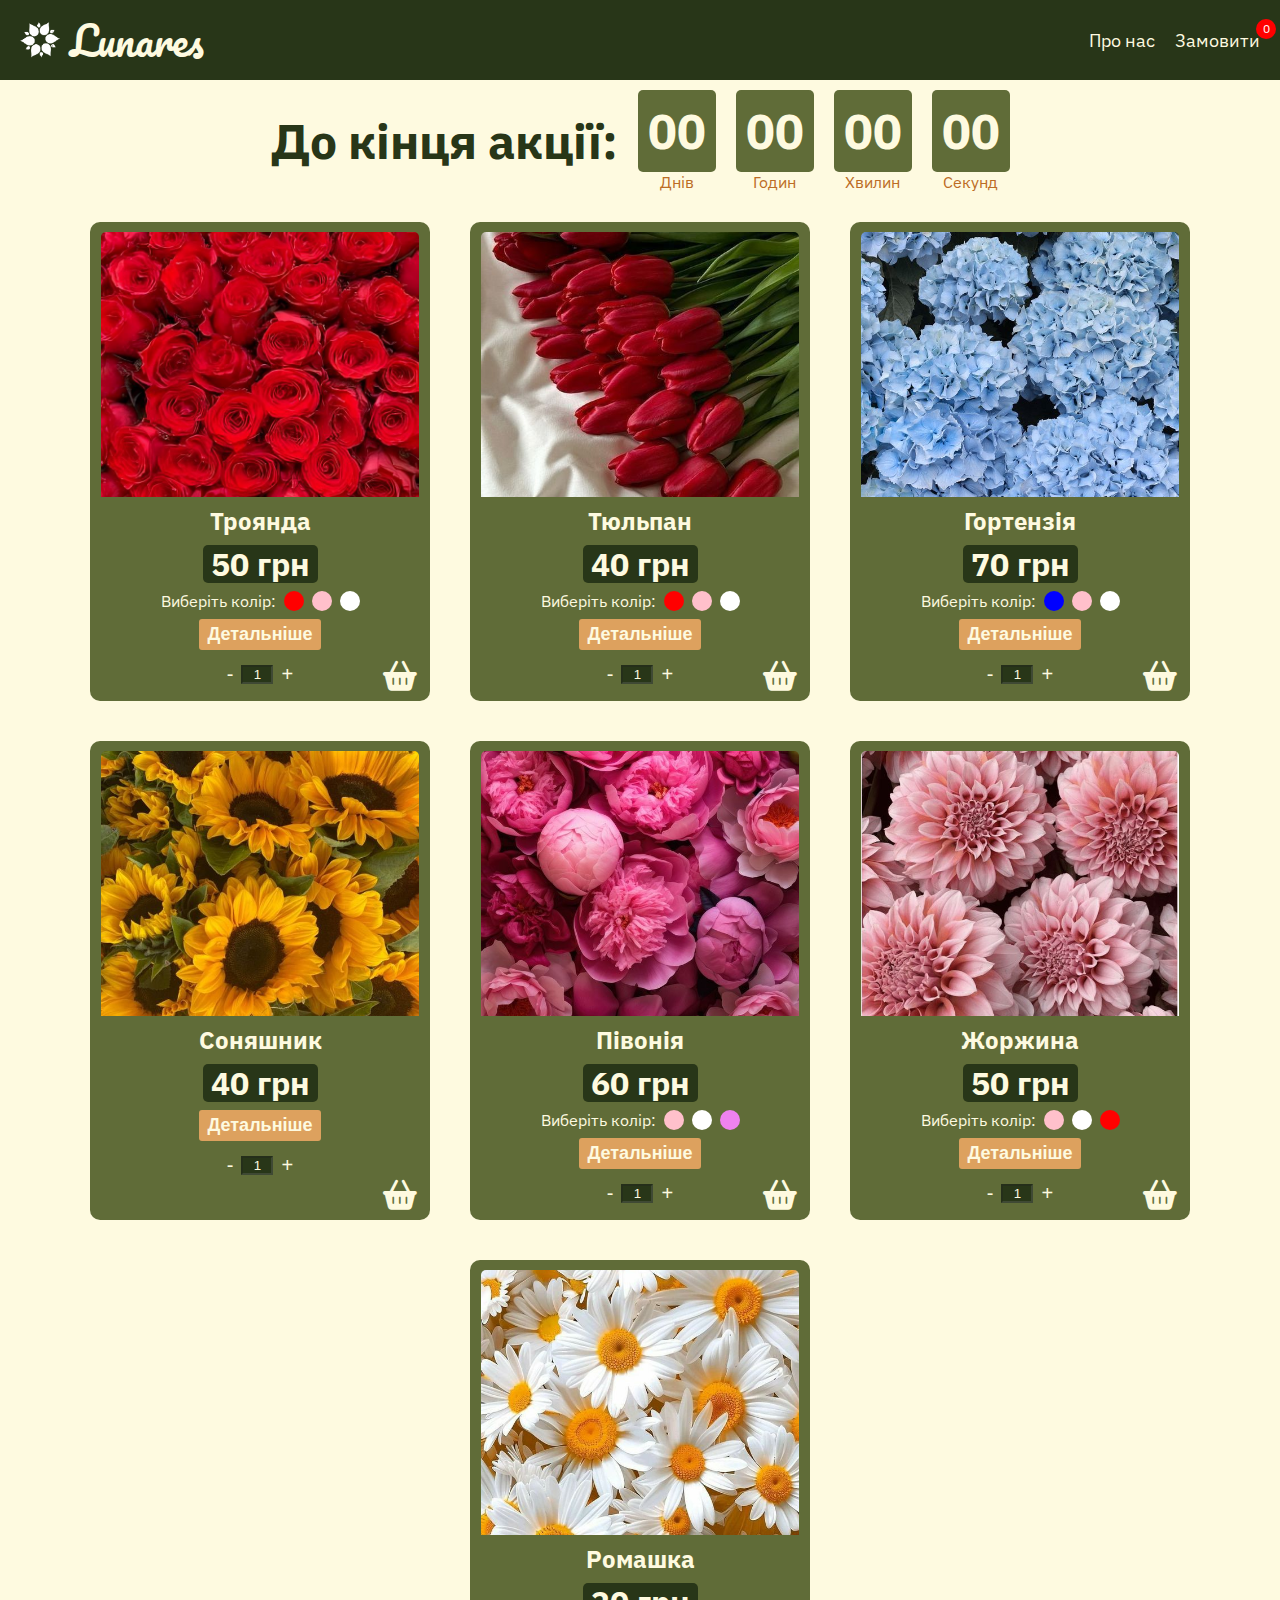
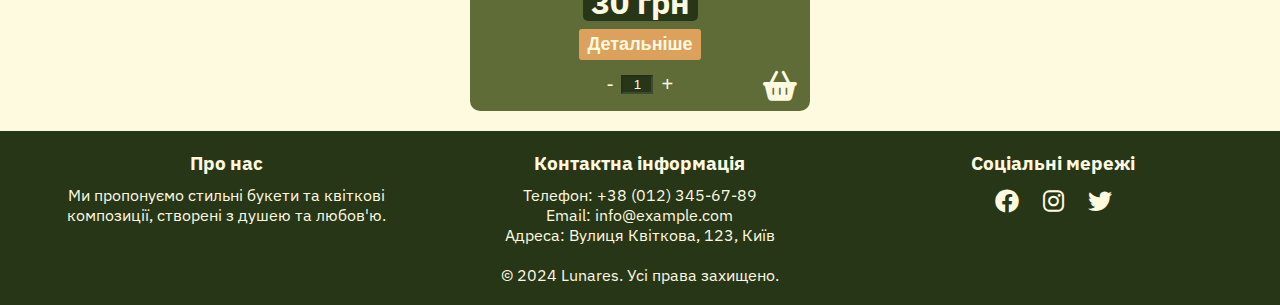
<file: flowers.html>
<!DOCTYPE html>
<html lang="uk">
  <head>
    <meta charset="UTF-8" />
    <meta name="viewport" content="width=device-width, initial-scale=1.0" />
    <title>Lunares - каталог квітів</title>
    <link rel="stylesheet" href="flowers.css" />
    <link rel="preconnect" href="https://fonts.googleapis.com" />
    <link rel="preconnect" href="https://fonts.gstatic.com" crossorigin />
    <link
      href="https://fonts.googleapis.com/css2?family=Pacifico&display=swap"
      rel="stylesheet"
    />
    <link
      href="https://fonts.googleapis.com/css2?family=IBM+Plex+Sans:ital,wght@0,100;0,200;0,300;0,400;0,500;0,600;0,700&display=swap"
      rel="stylesheet"
    />
    <link
      rel="stylesheet"
      href="https://cdnjs.cloudflare.com/ajax/libs/font-awesome/6.0.0-beta3/css/all.min.css"
    />
    <link rel="apple-touch-icon" sizes="180x180" href="favicon_io/apple-touch-icon.png">
    <link rel="icon" type="image/png" sizes="32x32" href="favicon_io/favicon-32x32.png">
    <link rel="icon" type="image/png" sizes="16x16" href="favicon_io/favicon-16x16.png">
    <link rel="manifest" href="favicon_io/site.webmanifest">  
  </head>
  <body>
    <header>
      <div class="navbar">
        <img src="imgs/logo.png" alt="" class="logoImg" />
        <p class="logoName">Lunares</p>
        <button class="menu-toggle" id="menu-toggle">☰</button>
        <ul class="navItems" id="navItems">
          <li><a class="navLink" href="index.html">Про нас</a></li>
          <li class="with-counter">
            <a class="navLink" href="order.html">Замовити</a>
            <div id="counter">0</div>
          </li>
        </ul>
      </div>
    </header>
    <main>
      <div class="timer">
        <p>До кінця акції:</p>
        <div class="timer-section">
          <div class="timer-number" id="days">00</div>
          <div class="timer-label">Днів</div>
        </div>
        <div class="timer-section">
          <div class="timer-number" id="hours">00</div>
          <div class="timer-label">Годин</div>
        </div>
        <div class="timer-section">
          <div class="timer-number" id="minutes">00</div>
          <div class="timer-label">Хвилин</div>
        </div>
        <div class="timer-section">
          <div class="timer-number" id="seconds">00</div>
          <div class="timer-label">Секунд</div>
        </div>
      </div>
      
      <div id="cards"></div>
      <a href="#" class="scroll-to-top" id="scrollToTop"> ↑ </a>
    </main>
    <footer>
      <div class="footer-content">
        <div class="footer-section">
          <h3>Про нас</h3>
          <p>
            Ми пропонуємо стильні букети та квіткові композиції, створені з
            душею та любов'ю.
          </p>
        </div>
        <div class="footer-section">
          <h3>Контактна інформація</h3>
          <p>Телефон: +38 (012) 345-67-89</p>
          <p>Email: info@example.com</p>
          <p>Адреса: Вулиця Квіткова, 123, Київ</p>
        </div>
        <div class="footer-section">
          <h3>Соціальні мережі</h3>
          <a href="#" target="_blank"><i class="fab fa-facebook"></i></a>
          <a href="#" target="_blank"><i class="fab fa-instagram"></i></a>
          <a href="#" target="_blank"><i class="fab fa-twitter"></i></a>
        </div>
      </div>
      <div class="footer-bottom">
        <p>&copy; 2024 Lunares. Усі права захищено.</p>
      </div>
    </footer>
    <template id="cardTemplate">
      <div class="card" data-selectedid="">
        <img src="flowers/rosered.jpg" alt="Троянда" class="image" />
        <p class="name">Троянда</p>
        <p class="price">50<span class="currency">грн</span></p>
        <div class="colors">
          <p>Виберіть колір:</p>
        </div>
        <button class="more-button seeMore">Детальніше</button>
        <div class="quantity">
          <button class="minus-button">-</button>
          <input disabled value="1" />
          <button class="plus-button">+</button>
          <button class="fa-solid fa-basket-shopping addToCart"></button>
        </div>
      </div>
    </template>
    <script src="flowers.js"></script>
  </body>
</html>
</file>
<file: flowers.css>
* {
  box-sizing: border-box;
  margin: 0;
  padding: 0;
}

body {
  background-color: rgb(254, 250, 224);
  margin: 0px;
  font-family: "IBM Plex Sans", sans-serif;
  font-weight: 400;
  font-style: normal;
}

.navbar {
  height: 80px;
  background-color: rgb(40, 54, 24);
  position: relative;
  display: flex;
  align-items: center;
  justify-content: space-between;
  padding: 0 20px;
  margin-bottom: 0;
}

.logoImg {
  height: 40px;
  width: 40px;
}

.logoName {
  font-family: "Pacifico", cursive;
  font-weight: 400;
  font-style: normal;
  font-size: 40px;
  color: rgb(254, 250, 224);
  position: absolute;
  left: 70px;
}

.navItems {
  list-style: none;
  display: flex;
  gap: 20px;
  margin: 0;
  padding: 0;

  & li.with-counter {
    position: relative;

    & #counter {
      position: absolute;
      top: -10px;
      right: -16px;
      background-color: red;
      color: white;
      border-radius: 50%;
      width: 20px;
      height: 20px;
      display: flex;
      align-items: center;
      justify-content: center;
      font-size: 12px;
    }
  }
}

.navItems li {
  display: inline;
}

.navLink {
  text-decoration: none;
  color: rgb(254, 250, 224);
  font-size: 18px;
  cursor: pointer;
  border-radius: 5px;
}

.navLink:hover {
  background-color: rgb(96, 108, 56);
}

.menu-toggle {
  display: none;
  font-size: 30px;
  background: none;
  border: none;
  color: rgb(254, 250, 224);
  cursor: pointer;
}

.navItems {
  display: flex;
  gap: 20px;
}

@media (max-width: 768px) {
  .menu-toggle {
    display: block;
  }

  .navItems {
    display: none;
    flex-direction: column;
    position: absolute;
    top: 80px;
    right: 20px;
    background-color: rgb(96, 108, 56);
    opacity: 90%;
    padding: 20px;
    z-index: 100;
  }

  .navItems.show {
    display: flex;
  }

  .navItems li {
    margin: 10px 0;
  }
}

footer {
  padding: 20px;
  background-color: rgb(40, 54, 24);
  color: rgb(254, 250, 224);
  text-align: center;
}

.footer-content {
  display: flex;
  justify-content: space-around;
  margin-bottom: 20px;
}

.footer-section {
  flex: 1;
  margin: 0 10px;
}

.footer-section h3 {
  margin-bottom: 10px;
}

.footer-bottom {
  margin-top: 20px;
}

.footer-section a {
  color: rgb(254, 250, 224);
  text-decoration: none;
  margin: 0 10px;
  font-size: 24px;
}

.footer-section a:hover {
  color: rgb(200, 200, 200);
}

.scroll-to-top {
  position: fixed;
  bottom: 20px;
  right: 20px;
  background-color: rgb(188, 108, 37);
  color: rgb(254, 250, 224);
  font-size: 24px;
  padding: 10px 15px;
  border-radius: 50%;
  text-align: center;
  cursor: pointer;
  display: none;
  z-index: 1000;
}

.scroll-to-top:hover {
  background-color: rgb(221, 161, 94);
  transform: scale(1.1);
}

#cards {
  display: flex;
  flex-wrap: wrap;
  justify-content: center;
}

.card {
  background-color: rgb(96, 108, 56);
  width: 340px;
  margin: 20px;
  position: relative;
  border-radius: 10px;
  flex-direction: column;
  gap: 8px;
  display: flex;
  align-items: center;
  padding: 10px;
  color: rgb(254, 250, 224);

  & img {
    width: 318px;
    aspect-ratio: 3/2.5;
    object-fit: cover;
    border-radius: 5px 5px 0px 0px;
  }

  & .name {
    font-weight: bold;
    font-size: 24px;
    left: 70px;
    margin: 0;
  }

  & .price {
    font-weight: bold;
    font-size: 32px;
    left: 70px;
    margin: 0;
    background-color: rgb(40, 54, 24);
    border-radius: 5px;
    padding: 1px 8px;
    line-height: 36px;

    & .currency {
      margin-left: 3px;
      font-size: 20px;
      color: rgb(96, 108, 56);
    }
  }

  & .colors {
    display: flex;
    gap: 8px;
    flex-direction: row;
    align-items: center;
    justify-content: center;

    & .color {
      width: 20px;
      height: 20px;
      border-radius: 50%;
    }
  }

  & .more-button {
    background-color: rgb(221, 161, 94);
    color: rgb(254, 250, 224);
    padding: 5px 8px;
    font-size: 18px;
    border: none;
    border-radius: 3px;
    text-decoration: none;
    font-weight: 600;
  }

  & .more-button:hover {
    background-color: rgb(188, 108, 37);
    color: rgb(254, 250, 224);
    transform: scale(1.1);
  }

  & .quantity {
    display: flex;
    align-items: center;
    justify-content: center;
    & button {
      background-color: rgba(0, 0, 0, 0);
      color: rgb(254, 250, 224);
      border: none;
      border-radius: 5px;
      padding: 5px 8px;
      font-size: 20px;
      cursor: pointer;
      transition: all 0.3s ease;
    }
    & input {
      color: rgb(254, 250, 224);
      background-color: rgb(40, 54, 24);
      text-align: center;
      width: 2rem;
    }
    & .addToCart {
      position: absolute;
      bottom: 5px;
      right: 5px;
      font-size: 30px;
    }
  }
}

#timer {
  font-family: 'Arial', sans-serif;
  font-size: 20px;
  color: #333;
  text-align: center;
}

#timer div {
  margin: 10px;
  display: inline-block;
}

#timer span {
  font-weight: bold;
  font-size: 30px;
  color: #ff5733;
}

.timer {
  color: rgb(254, 250, 224);
  font-family: "IBM Plex Sans", sans-serif;
  font-size: 24px;
  padding: 10px;
  border-radius: 10px;
  text-align: center;
  display: flex;
  justify-content: center;
  align-items: center;
  gap: 20px;
  & p{
    color: rgb(40, 54, 24);
    font-size: 48px;
    font-weight: 900;
  }
}

.timer-section {
  display: flex;
  flex-direction: column;
  align-items: center;
}

.timer-number {
  font-size: 48px;
  font-weight: bold;
}

.timer-label {
  font-size: 16px;
  color: rgb(188, 108, 37);
}

.timer-section .timer-number {
  background-color: rgb(96, 108, 56);
  padding: 10px;
  border-radius: 5px;
}
</file>
